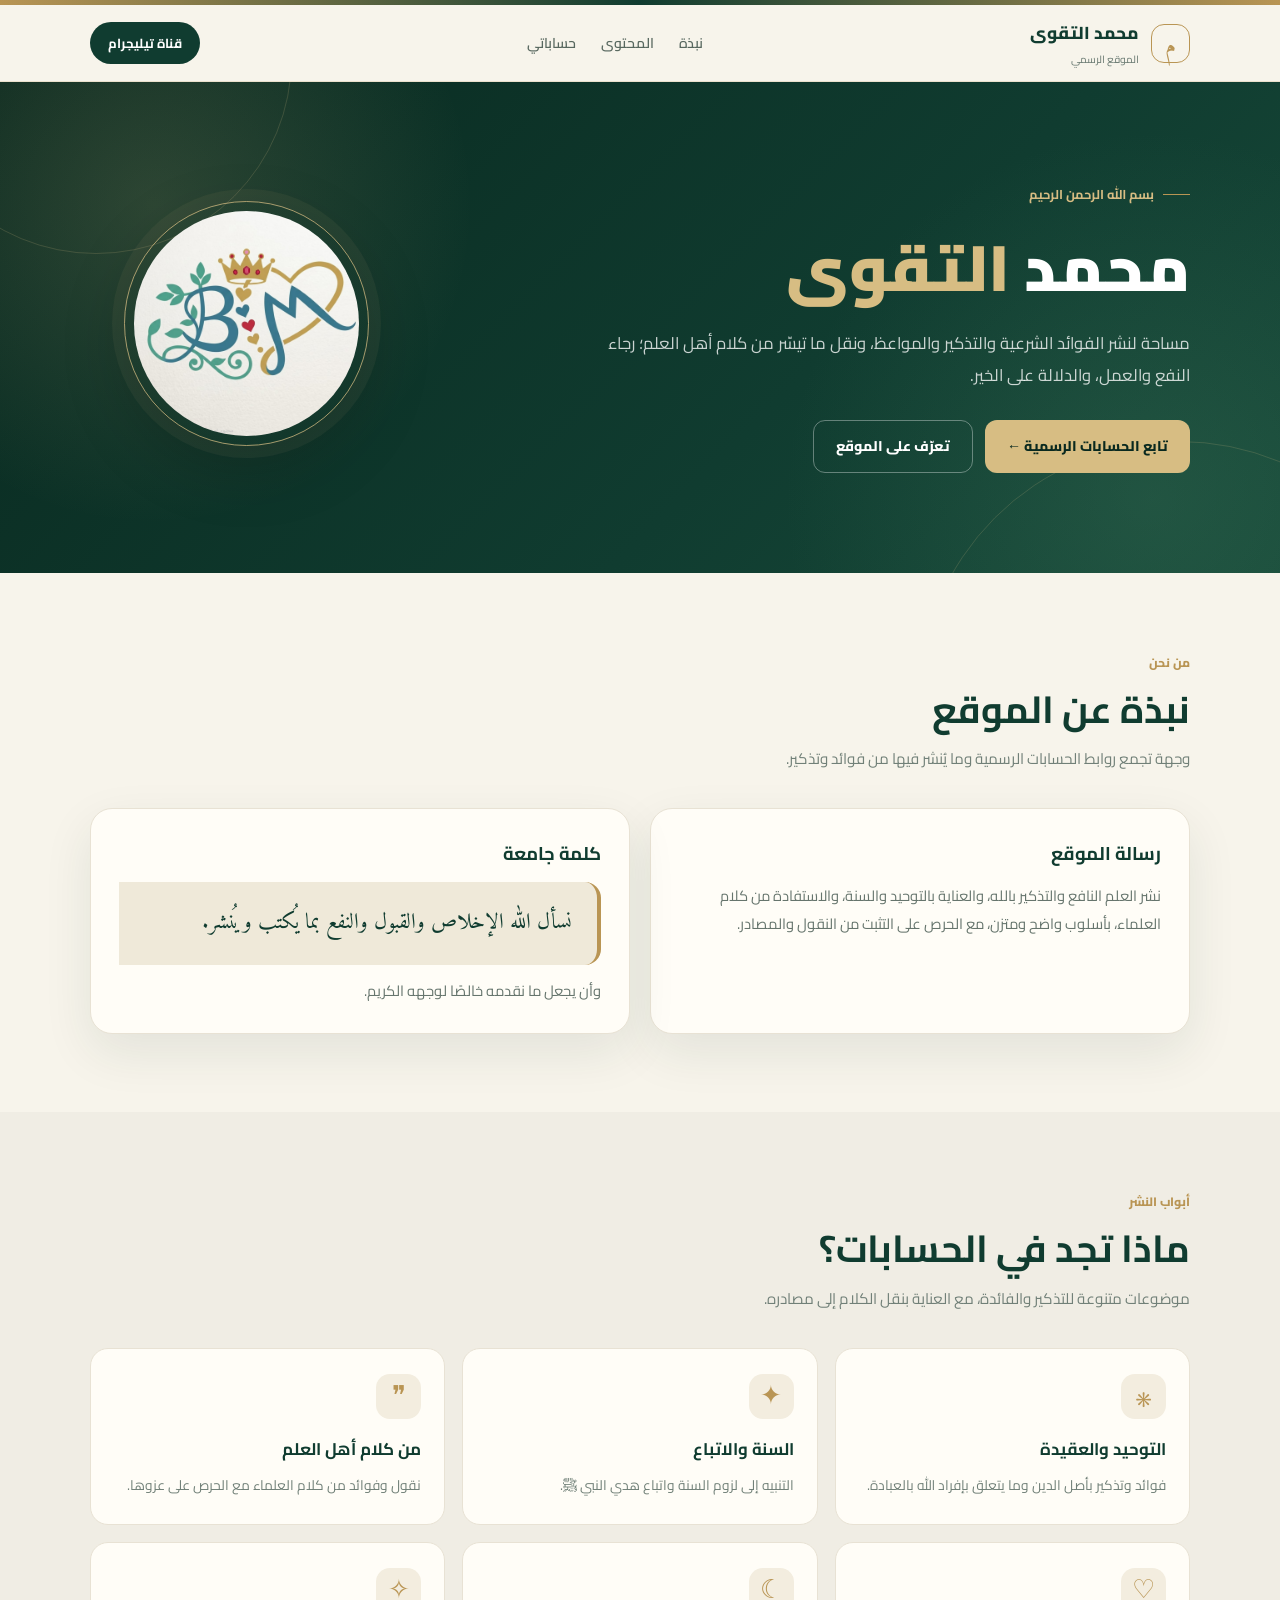
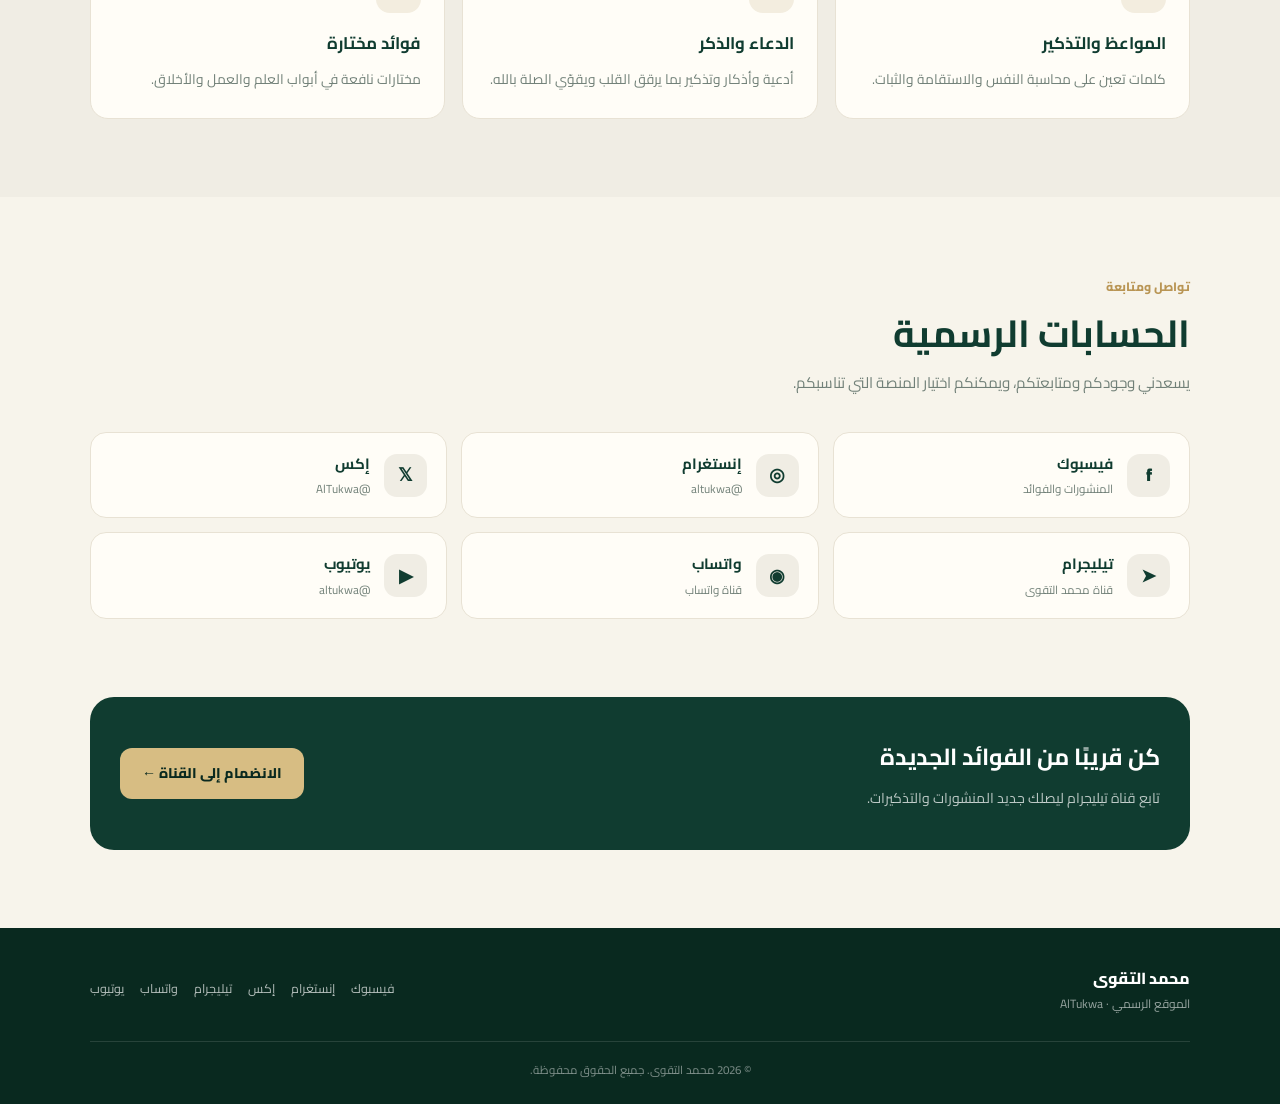
<file: index.html>
<!DOCTYPE html>
<html lang="ar" dir="rtl">
<head>
<meta charset="UTF-8">
<meta name="viewport" content="width=device-width, initial-scale=1">
<title>محمد التقوى | الموقع الرسمي</title>
<meta name="description" content="الموقع الرسمي لمحمد التقوى. فوائد شرعية وتذكير ومواعظ ونقولات من كلام أهل العلم، مع روابط الحسابات الرسمية.">
<meta name="robots" content="index,follow">
<meta name="theme-color" content="#103c30">
<link rel="canonical" href="https://altukwa.github.io/">
<link rel="icon" type="image/png" href="logo.png">
<meta property="og:type" content="website">
<meta property="og:locale" content="ar_AR">
<meta property="og:title" content="محمد التقوى | الموقع الرسمي">
<meta property="og:description" content="فوائد شرعية وتذكير ومواعظ ونقولات من كلام أهل العلم.">
<meta property="og:url" content="https://altukwa.github.io/">
<meta property="og:image" content="https://altukwa.github.io/logo.png">
<meta name="twitter:card" content="summary_large_image">
<link rel="preconnect" href="https://fonts.googleapis.com">
<link rel="preconnect" href="https://fonts.gstatic.com" crossorigin>
<link href="https://fonts.googleapis.com/css2?family=Amiri:wght@400;700&family=Cairo:wght@400;500;600;700;800;900&display=swap" rel="stylesheet">
<style>
:root{--g:#103c30;--gd:#09291f;--gold:#b99554;--gl:#d7bd83;--cream:#f7f4eb;--paper:#fffdf7;--ink:#23352d;--muted:#718078;--line:#e8e2d4;--shadow:0 18px 50px rgba(25,52,40,.09);--r:22px}
*{box-sizing:border-box}html{scroll-behavior:smooth}body{margin:0;color:var(--ink);background:var(--cream);font-family:Cairo,sans-serif;line-height:1.9;overflow-x:hidden}a{color:inherit;text-decoration:none}img{max-width:100%;display:block}.container{width:min(1100px,calc(100% - 40px));margin:auto}.topline{height:5px;background:linear-gradient(90deg,var(--gold),var(--g),var(--gold))}
header{position:sticky;top:0;z-index:20;background:rgba(247,244,235,.94);backdrop-filter:blur(14px);border-bottom:1px solid rgba(185,149,84,.2)}.nav{min-height:76px;display:flex;align-items:center;justify-content:space-between;gap:20px}.brand{display:inline-flex;align-items:center;gap:12px;font-weight:800;color:var(--g);font-size:1.08rem;white-space:nowrap}.mark{width:39px;height:39px;display:grid;place-items:center;border:1px solid var(--gold);border-radius:13px;color:var(--gold);font:1.55rem Amiri}.brand small{display:block;color:var(--muted);font-size:.65rem;font-weight:500}.navlinks{display:flex;gap:25px;color:#58685f;font-size:.88rem;font-weight:600}.navlinks a:hover{color:var(--gold)}.navcta{background:var(--g);color:white;padding:9px 18px;border-radius:999px;font-size:.82rem;font-weight:700}
.hero{position:relative;overflow:hidden;color:white;background:radial-gradient(circle at 12% 25%,rgba(215,189,131,.17),transparent 27%),radial-gradient(circle at 90% 85%,rgba(74,131,102,.24),transparent 30%),linear-gradient(135deg,var(--gd),var(--g) 62%,#174a39);padding:92px 0 100px}.hero:before,.hero:after{content:"";position:absolute;border:1px solid rgba(215,189,131,.18);border-radius:50%;pointer-events:none}.hero:before{width:390px;height:390px;top:-220px;left:-100px}.hero:after{width:520px;height:520px;bottom:-390px;right:-160px}.hero-inner{position:relative;z-index:1;display:grid;grid-template-columns:1.4fr .6fr;align-items:center;gap:55px}.kicker{display:inline-flex;align-items:center;gap:9px;color:var(--gl);font-size:.8rem;font-weight:700;margin-bottom:18px}.kicker:before{content:"";width:27px;height:1px;background:var(--gold)}h1,h2,h3,p{margin-top:0}.hero h1{font-size:clamp(2.3rem,5vw,4.15rem);line-height:1.35;margin-bottom:17px;font-weight:900}.hero h1 span{color:var(--gl)}.hero-copy{max-width:620px;color:rgba(255,255,255,.78);font-size:1.04rem;margin-bottom:29px}.actions{display:flex;flex-wrap:wrap;gap:12px}.btn{display:inline-flex;align-items:center;justify-content:center;gap:9px;padding:12px 22px;border-radius:12px;font-weight:800;font-size:.88rem;transition:transform .2s}.btn:hover{transform:translateY(-3px)}.goldbtn{color:var(--gd);background:var(--gl)}.outline{color:white;border:1px solid rgba(255,255,255,.35)}.portrait{display:flex;justify-content:center}.portrait-frame{width:245px;height:245px;padding:9px;border:1px solid rgba(215,189,131,.75);border-radius:50%;box-shadow:0 0 0 12px rgba(215,189,131,.06),0 22px 65px rgba(0,0,0,.2)}.portrait-frame img{width:100%;height:100%;object-fit:cover;border-radius:50%;background:var(--paper)}
section{padding:78px 0}.head{max-width:650px;margin-bottom:34px}.label{color:var(--gold);font-size:.76rem;font-weight:800;margin-bottom:7px}.head h2{color:var(--g);font-size:clamp(1.7rem,3vw,2.35rem);margin-bottom:8px;line-height:1.5}.head p{color:var(--muted);margin:0;font-size:.95rem}.aboutgrid{display:grid;grid-template-columns:1fr 1fr;gap:20px}.card{background:var(--paper);border:1px solid var(--line);border-radius:var(--r);padding:28px;box-shadow:var(--shadow)}.card h3{color:var(--g);font-size:1.15rem;margin-bottom:10px}.card p{color:#66756d;font-size:.92rem;margin:0}.quote{background:#efe9d9;border-right:4px solid var(--gold);border-radius:0 16px 16px 0;padding:22px 25px;color:var(--g);font:1.35rem/1.8 Amiri}.topics{background:#f0ede4}.topicgrid{display:grid;grid-template-columns:repeat(3,1fr);gap:17px}.topic{background:var(--paper);padding:25px 23px;border:1px solid var(--line);border-radius:18px;transition:.2s}.topic:hover{transform:translateY(-4px);box-shadow:var(--shadow)}.icon{width:45px;height:45px;display:grid;place-items:center;color:var(--gold);background:#f3eddf;border-radius:14px;font:1.65rem Amiri;margin-bottom:15px}.topic h3{color:var(--g);font-size:1.05rem;margin-bottom:7px}.topic p{color:var(--muted);font-size:.86rem;margin:0}
.socialgrid{display:grid;grid-template-columns:repeat(3,1fr);gap:14px}.social{display:flex;align-items:center;gap:14px;padding:17px 19px;border:1px solid var(--line);border-radius:16px;background:var(--paper);transition:.2s}.social:hover{border-color:var(--gold);transform:translateY(-3px);box-shadow:var(--shadow)}.socialicon{width:43px;height:43px;display:grid;place-items:center;flex:0 0 43px;background:#f0ede4;border-radius:13px;color:var(--g);font-weight:900;font-size:1.1rem}.social strong{display:block;color:var(--g);font-size:.93rem}.social small{display:block;color:var(--muted);font-size:.73rem}.band{background:var(--g);color:white;border-radius:24px;padding:38px 30px;display:flex;align-items:center;justify-content:space-between;gap:25px}.band h2{font-size:1.45rem;margin-bottom:6px}.band p{color:rgba(255,255,255,.72);margin:0;font-size:.88rem}footer{background:var(--gd);color:white;padding:35px 0 22px}.footrow{display:flex;justify-content:space-between;align-items:center;gap:20px}.footbrand{font-weight:800}.footbrand small{display:block;color:rgba(255,255,255,.58);font-size:.75rem;font-weight:400}.footlinks{display:flex;flex-wrap:wrap;gap:16px;color:rgba(255,255,255,.7);font-size:.78rem}.footlinks a:hover{color:var(--gl)}.copy{text-align:center;color:rgba(255,255,255,.48);border-top:1px solid rgba(255,255,255,.12);padding-top:18px;margin:25px 0 0;font-size:.72rem}
@media(max-width:800px){.nav{min-height:68px}.navlinks{gap:13px;font-size:.78rem}.navcta{display:none}.hero{padding:65px 0 72px}.hero-inner{grid-template-columns:1fr;gap:38px;text-align:center}.hero-copy{margin-inline:auto}.actions{justify-content:center}.portrait{grid-row:1}.portrait-frame{width:175px;height:175px}.topicgrid{grid-template-columns:repeat(2,1fr)}.socialgrid{grid-template-columns:repeat(2,1fr)}}
@media(max-width:540px){.container{width:calc(100% - 28px)}.navlinks{overflow:auto;max-width:58%;white-space:nowrap;scrollbar-width:none}.navlinks::-webkit-scrollbar{display:none}.brand{font-size:.92rem;gap:8px}.mark{width:34px;height:34px}section{padding:58px 0}.hero h1{font-size:2.15rem}.hero-copy{font-size:.93rem}.aboutgrid,.topicgrid,.socialgrid{grid-template-columns:1fr}.card{padding:23px}.band{text-align:center;flex-direction:column;padding:30px 20px}.footrow{flex-direction:column;text-align:center}.footlinks{justify-content:center}}
@media(prefers-reduced-motion:reduce){*{scroll-behavior:auto!important;transition:none!important}}
</style>
<script type="application/ld+json">{"@context":"https://schema.org","@type":"Person","name":"محمد التقوى","url":"https://altukwa.github.io/","image":"https://altukwa.github.io/logo.png","sameAs":["https://www.facebook.com/share/1JUxxkvexM/","https://www.instagram.com/altukwa","https://x.com/AlTukwa","https://t.me/AlTukwa","https://whatsapp.com/channel/0029Vau6cAtDjiOU7ZjWyw3Y","https://youtube.com/@altukwa"]}</script>
</head>
<body>
<div class="topline"></div>
<header><div class="container nav">
<a class="brand" href="#home"><span class="mark">م</span><span>محمد التقوى<small>الموقع الرسمي</small></span></a>
<nav class="navlinks" aria-label="القائمة الرئيسية"><a href="#about">نبذة</a><a href="#topics">المحتوى</a><a href="#accounts">حساباتي</a></nav>
<a class="navcta" href="https://t.me/AlTukwa" target="_blank" rel="noopener">قناة تيليجرام</a>
</div></header>
<main id="home">
<section class="hero"><div class="container hero-inner">
<div><div class="kicker">بسم الله الرحمن الرحيم</div><h1>محمد <span>التقوى</span></h1>
<p class="hero-copy">مساحة لنشر الفوائد الشرعية والتذكير والمواعظ، ونقل ما تيسّر من كلام أهل العلم؛ رجاء النفع والعمل، والدلالة على الخير.</p>
<div class="actions"><a class="btn goldbtn" href="#accounts">تابع الحسابات الرسمية ←</a><a class="btn outline" href="#about">تعرّف على الموقع</a></div></div>
<div class="portrait"><div class="portrait-frame"><img src="logo.png" alt="صورة وهوية محمد التقوى"></div></div>
</div></section>
<section id="about"><div class="container"><div class="head"><div class="label">من نحن</div><h2>نبذة عن الموقع</h2><p>وجهة تجمع روابط الحسابات الرسمية وما يُنشر فيها من فوائد وتذكير.</p></div>
<div class="aboutgrid"><article class="card"><h3>رسالة الموقع</h3><p>نشر العلم النافع والتذكير بالله، والعناية بالتوحيد والسنة، والاستفادة من كلام العلماء، بأسلوب واضح ومتزن، مع الحرص على التثبت من النقول والمصادر.</p></article>
<article class="card"><h3>كلمة جامعة</h3><div class="quote">نسأل الله الإخلاص والقبول والنفع بما يُكتب ويُنشر.</div><p style="margin-top:12px">وأن يجعل ما نقدمه خالصًا لوجهه الكريم.</p></article></div></div></section>
<section class="topics" id="topics"><div class="container"><div class="head"><div class="label">أبواب النشر</div><h2>ماذا تجد في الحسابات؟</h2><p>موضوعات متنوعة للتذكير والفائدة، مع العناية بنقل الكلام إلى مصادره.</p></div>
<div class="topicgrid">
<article class="topic"><div class="icon">۞</div><h3>التوحيد والعقيدة</h3><p>فوائد وتذكير بأصل الدين وما يتعلق بإفراد الله بالعبادة.</p></article>
<article class="topic"><div class="icon">✦</div><h3>السنة والاتباع</h3><p>التنبيه إلى لزوم السنة واتباع هدي النبي ﷺ.</p></article>
<article class="topic"><div class="icon">❞</div><h3>من كلام أهل العلم</h3><p>نقول وفوائد من كلام العلماء مع الحرص على عزوها.</p></article>
<article class="topic"><div class="icon">♡</div><h3>المواعظ والتذكير</h3><p>كلمات تعين على محاسبة النفس والاستقامة والثبات.</p></article>
<article class="topic"><div class="icon">☾</div><h3>الدعاء والذكر</h3><p>أدعية وأذكار وتذكير بما يرقق القلب ويقوّي الصلة بالله.</p></article>
<article class="topic"><div class="icon">✧</div><h3>فوائد مختارة</h3><p>مختارات نافعة في أبواب العلم والعمل والأخلاق.</p></article>
</div></div></section>
<section id="accounts"><div class="container"><div class="head"><div class="label">تواصل ومتابعة</div><h2>الحسابات الرسمية</h2><p>يسعدني وجودكم ومتابعتكم، ويمكنكم اختيار المنصة التي تناسبكم.</p></div>
<div class="socialgrid">
<a class="social" href="https://www.facebook.com/share/1JUxxkvexM/" target="_blank" rel="noopener"><span class="socialicon">f</span><span><strong>فيسبوك</strong><small>المنشورات والفوائد</small></span></a>
<a class="social" href="https://www.instagram.com/altukwa" target="_blank" rel="noopener"><span class="socialicon">◎</span><span><strong>إنستغرام</strong><small>@altukwa</small></span></a>
<a class="social" href="https://x.com/AlTukwa" target="_blank" rel="noopener"><span class="socialicon">𝕏</span><span><strong>إكس</strong><small>@AlTukwa</small></span></a>
<a class="social" href="https://t.me/AlTukwa" target="_blank" rel="noopener"><span class="socialicon">➤</span><span><strong>تيليجرام</strong><small>قناة محمد التقوى</small></span></a>
<a class="social" href="https://whatsapp.com/channel/0029Vau6cAtDjiOU7ZjWyw3Y" target="_blank" rel="noopener"><span class="socialicon">◉</span><span><strong>واتساب</strong><small>قناة واتساب</small></span></a>
<a class="social" href="https://youtube.com/@altukwa" target="_blank" rel="noopener"><span class="socialicon">▶</span><span><strong>يوتيوب</strong><small>@altukwa</small></span></a>
</div></div></section>
<section style="padding-top:0"><div class="container"><div class="band"><div><h2>كن قريبًا من الفوائد الجديدة</h2><p>تابع قناة تيليجرام ليصلك جديد المنشورات والتذكيرات.</p></div><a class="btn goldbtn" href="https://t.me/AlTukwa" target="_blank" rel="noopener">الانضمام إلى القناة ←</a></div></div></section>
</main>
<footer><div class="container"><div class="footrow"><div class="footbrand">محمد التقوى<small>الموقع الرسمي · AlTukwa</small></div><div class="footlinks">
<a href="https://www.facebook.com/share/1JUxxkvexM/" target="_blank" rel="noopener">فيسبوك</a><a href="https://www.instagram.com/altukwa" target="_blank" rel="noopener">إنستغرام</a><a href="https://x.com/AlTukwa" target="_blank" rel="noopener">إكس</a><a href="https://t.me/AlTukwa" target="_blank" rel="noopener">تيليجرام</a><a href="https://whatsapp.com/channel/0029Vau6cAtDjiOU7ZjWyw3Y" target="_blank" rel="noopener">واتساب</a><a href="https://youtube.com/@altukwa" target="_blank" rel="noopener">يوتيوب</a>
</div></div><p class="copy">© 2026 محمد التقوى. جميع الحقوق محفوظة.</p></div></footer>
</body></html>
</file>
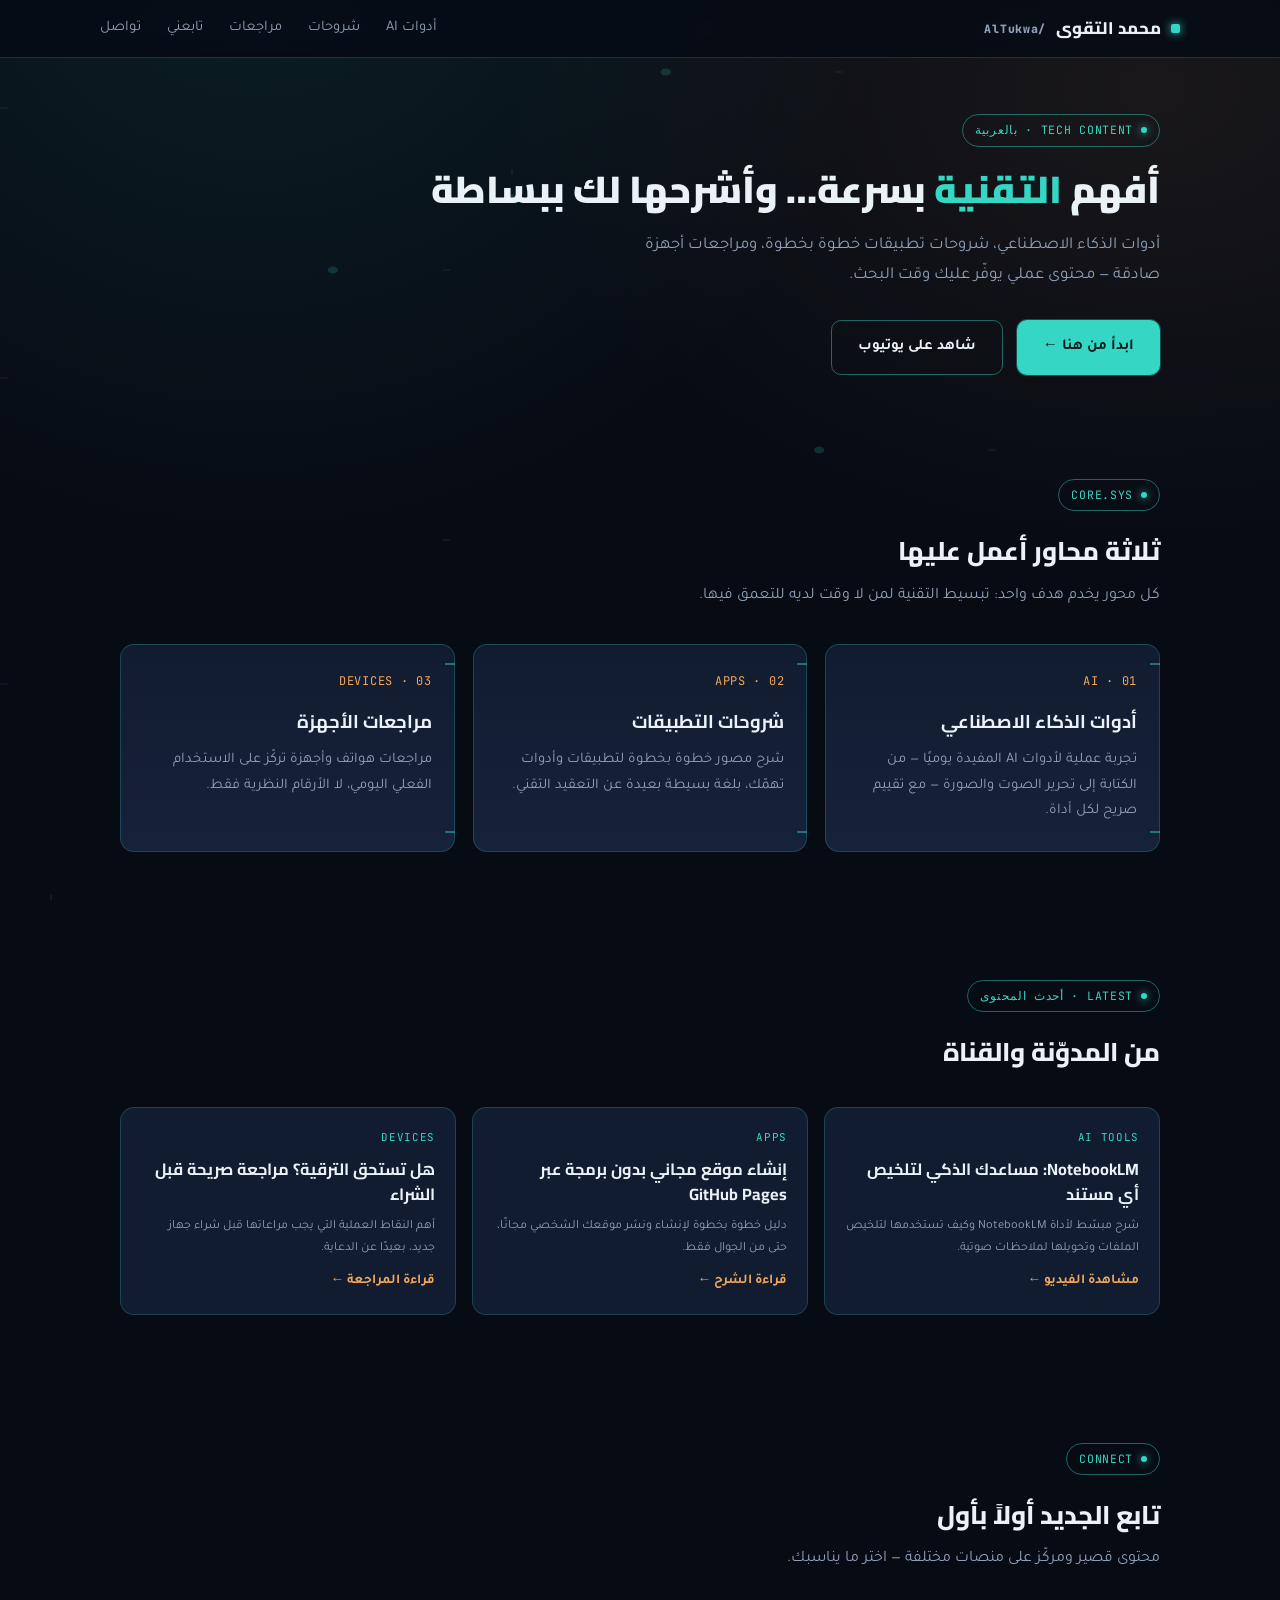
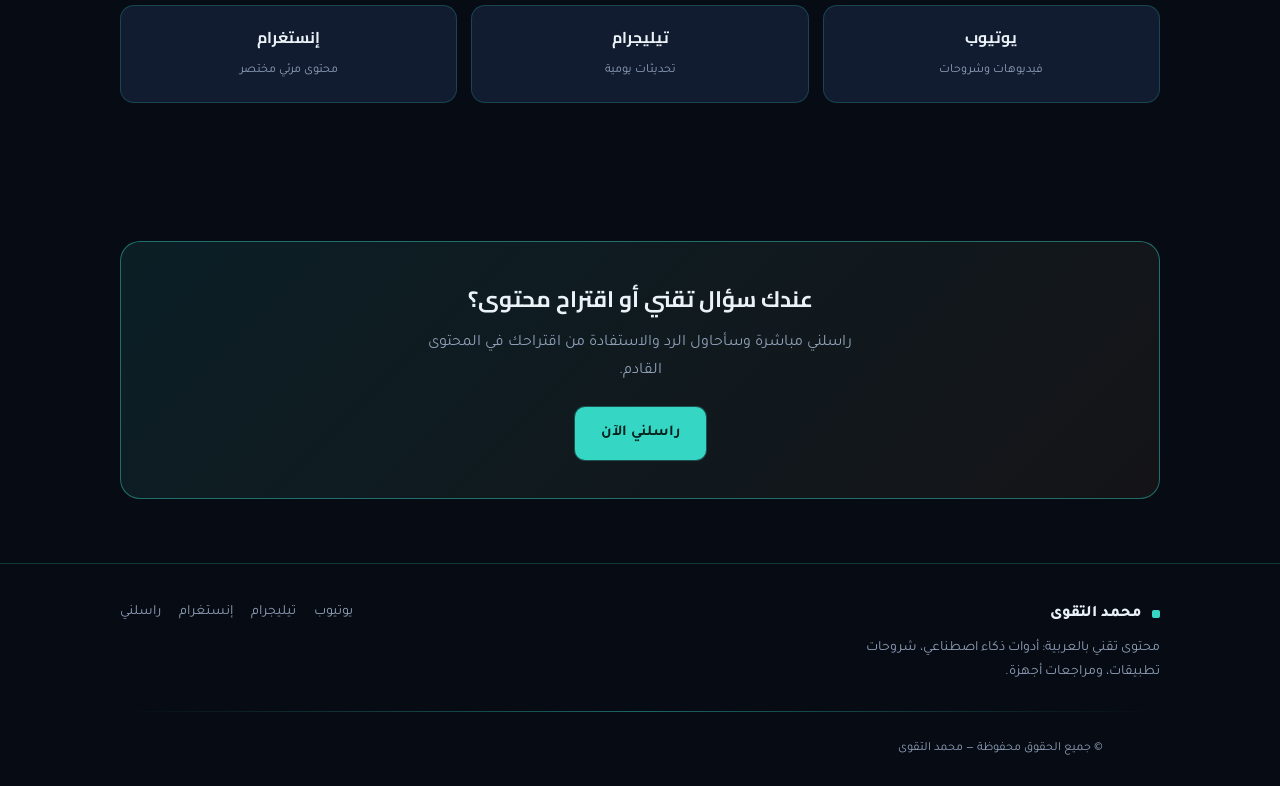
<file: index-1.html>
<!DOCTYPE html>
<html lang="ar" dir="rtl">
<head>
<meta charset="UTF-8">
<meta name="viewport" content="width=device-width, initial-scale=1.0">
<title>محمد التقوى | AlTukwa — تقنية</title>
<meta name="description" content="أدوات الذكاء الاصطناعي، شروحات التطبيقات، ومراجعات الأجهزة — بالعربية وبأسلوب مبسّط.">
<meta property="og:title" content="محمد التقوى | AlTukwa — تقنية">
<meta property="og:description" content="أدوات الذكاء الاصطناعي، شروحات التطبيقات، ومراجعات الأجهزة — بالعربية وبأسلوب مبسّط.">
<meta property="og:image" content="https://altukwa.github.io/logo.png">
<meta property="og:type" content="website">
<meta property="og:url" content="https://altukwa.github.io/index.html">
<meta property="og:locale" content="ar_AR">
<meta name="twitter:card" content="summary_large_image">
<meta name="twitter:title" content="محمد التقوى | AlTukwa — تقنية">
<meta name="twitter:description" content="أدوات الذكاء الاصطناعي، شروحات التطبيقات، ومراجعات الأجهزة — بالعربية وبأسلوب مبسّط.">
<meta name="twitter:image" content="https://altukwa.github.io/logo.png">
<meta name="theme-color" content="#070B14">
<link rel="canonical" href="https://altukwa.github.io/index.html">
<link rel="preconnect" href="https://fonts.googleapis.com">
<link rel="preconnect" href="https://fonts.gstatic.com" crossorigin>
<link href="https://fonts.googleapis.com/css2?family=Cairo:wght@600;700;800;900&family=Tajawal:wght@400;500;700&family=JetBrains+Mono:wght@500;600&display=swap" rel="stylesheet">
<style>
  :root{
    --bg:#070B14;
    --bg-2:#0D1424;
    --surface:#121C30;
    --surface-2:#16223A;
    --line:rgba(53,214,196,.22);
    --line-strong:rgba(53,214,196,.45);
    --teal:#35D6C4;
    --amber:#F2A65A;
    --text:#EAF2F7;
    --muted:#8FA0B8;
    --radius:14px;
  }
  *{box-sizing:border-box; margin:0; padding:0;}
  html{scroll-behavior:smooth;}
  body{
    background:var(--bg);
    color:var(--text);
    font-family:'Tajawal', sans-serif;
    line-height:1.75;
    overflow-x:hidden;
    position:relative;
  }
  h1,h2,h3,.brand{ font-family:'Cairo', sans-serif; }
  .mono{ font-family:'JetBrains Mono', monospace; letter-spacing:.06em; }
  a{ color:inherit; text-decoration:none; }
  img{ max-width:100%; display:block; }
  .wrap{ max-width:1080px; margin:0 auto; padding:0 20px; }

  /* circuit background */
  .circuit-bg{
    position:fixed; inset:0; z-index:0; pointer-events:none;
    background:
      radial-gradient(ellipse at 20% -10%, rgba(53,214,196,.10), transparent 45%),
      radial-gradient(ellipse at 90% 10%, rgba(242,166,90,.08), transparent 40%),
      var(--bg);
  }
  .circuit-bg svg{ position:absolute; inset:0; width:100%; height:100%; opacity:.5; }
  .circuit-bg path{
    fill:none; stroke:var(--teal); stroke-width:1; opacity:.28;
    stroke-dasharray:6 520; stroke-dashoffset:0;
    animation:trace 9s linear infinite;
  }
  .circuit-bg path:nth-child(2n){ stroke:var(--amber); animation-duration:12s; animation-delay:1.5s; }
  .circuit-bg path:nth-child(3n){ animation-duration:15s; animation-delay:.8s; }
  .circuit-bg circle{ fill:var(--teal); opacity:.35; }
  @keyframes trace{ to{ stroke-dashoffset:-1040; } }
  @media (prefers-reduced-motion:reduce){ .circuit-bg path{ animation:none; } }

  header{
    position:sticky; top:0; z-index:50;
    background:rgba(7,11,20,.85); backdrop-filter:blur(10px);
    border-bottom:1px solid var(--line);
  }
  .nav{ display:flex; align-items:center; justify-content:space-between; padding:14px 0; }
  .brand{ display:flex; align-items:center; gap:10px; font-weight:800; font-size:1.05rem; }
  .brand .dot{ width:9px; height:9px; border-radius:2px; background:var(--teal); box-shadow:0 0 10px var(--teal); }
  .navlinks{ display:flex; gap:26px; font-size:.92rem; color:var(--muted); }
  .navlinks a:hover{ color:var(--teal); }
  .navlinks{ display:none; }
  @media(min-width:720px){ .navlinks{ display:flex; } }

  section{ position:relative; z-index:1; padding:64px 0; }

  .eyebrow{
    display:inline-flex; align-items:center; gap:8px;
    font-size:.72rem; color:var(--teal); text-transform:uppercase;
    border:1px solid var(--line-strong); padding:5px 12px; border-radius:100px;
    margin-bottom:18px;
  }
  .eyebrow::before{ content:''; width:6px; height:6px; border-radius:50%; background:var(--teal); box-shadow:0 0 8px var(--teal); }

  .hero{ padding-top:56px; padding-bottom:40px; }
  .hero h1{ font-size:2.35rem; font-weight:900; line-height:1.3; margin-bottom:18px; }
  .hero h1 span{ color:var(--teal); }
  .hero p{ color:var(--muted); font-size:1.05rem; max-width:560px; margin-bottom:30px; }
  .cta-row{ display:flex; flex-wrap:wrap; gap:14px; }
  .btn{
    padding:13px 26px; border-radius:10px; font-weight:700; font-size:.95rem;
    display:inline-flex; align-items:center; gap:8px; transition:transform .15s ease, box-shadow .15s ease;
  }
  .btn-primary{ background:var(--teal); color:#04211D; box-shadow:0 0 0 1px rgba(53,214,196,.3); }
  .btn-primary:hover{ transform:translateY(-2px); box-shadow:0 8px 24px rgba(53,214,196,.25); }
  .btn-ghost{ border:1px solid var(--line-strong); color:var(--text); }
  .btn-ghost:hover{ border-color:var(--teal); color:var(--teal); }

  .chip-card{
    position:relative;
    background:linear-gradient(180deg,var(--surface),var(--surface-2));
    border:1px solid var(--line); border-radius:var(--radius);
    padding:26px 22px; height:100%;
  }
  .chip-card::before,.chip-card::after{
    content:''; position:absolute; width:10px; height:2px; background:var(--line-strong);
  }
  .chip-card::before{ top:18px; right:-1px; }
  .chip-card::after{ bottom:18px; right:-1px; }
  .pillars-grid{ display:grid; grid-template-columns:1fr; gap:18px; margin-top:34px; }
  @media(min-width:720px){ .pillars-grid{ grid-template-columns:repeat(3,1fr); } }
  .chip-card .num{ font-size:.75rem; color:var(--amber); margin-bottom:14px; display:block; }
  .chip-card h3{ font-size:1.15rem; margin-bottom:10px; }
  .chip-card p{ color:var(--muted); font-size:.92rem; }

  .section-head{ margin-bottom:8px; }
  .section-head h2{ font-size:1.6rem; font-weight:800; }
  .section-head p{ color:var(--muted); margin-top:8px; max-width:520px; }

  .posts-grid{ display:grid; grid-template-columns:1fr; gap:16px; margin-top:32px; }
  @media(min-width:720px){ .posts-grid{ grid-template-columns:repeat(3,1fr); } }
  .post-card{
    background:var(--surface); border:1px solid var(--line); border-radius:var(--radius);
    padding:20px; display:flex; flex-direction:column; gap:10px; transition:border-color .15s ease, transform .15s ease;
  }
  .post-card:hover{ border-color:var(--line-strong); transform:translateY(-3px); }
  .post-tag{ font-size:.68rem; color:var(--teal); }
  .post-card h3{ font-size:1.02rem; font-weight:700; line-height:1.5; }
  .post-card .meta{ font-size:.78rem; color:var(--muted); }
  .post-card .more{ color:var(--amber); font-size:.85rem; font-weight:600; margin-top:auto; }

  .platforms{ display:grid; grid-template-columns:repeat(2,1fr); gap:14px; margin-top:32px; }
  @media(min-width:720px){ .platforms{ grid-template-columns:repeat(3,1fr); } }
  .platform{
    background:var(--surface); border:1px solid var(--line); border-radius:var(--radius);
    padding:18px; text-align:center; transition:border-color .15s ease, transform .15s ease;
  }
  .platform:hover{ border-color:var(--teal); transform:translateY(-3px); }
  .platform strong{ display:block; font-family:'Cairo',sans-serif; font-size:.98rem; margin-bottom:4px; }
  .platform span{ font-size:.78rem; color:var(--muted); }

  .divider{ height:1px; background:linear-gradient(90deg, transparent, var(--line-strong), transparent); margin:0 0 4px; }

  .cta-band{
    background:linear-gradient(135deg, rgba(53,214,196,.10), rgba(242,166,90,.06));
    border:1px solid var(--line-strong); border-radius:20px;
    padding:38px 26px; text-align:center; margin-top:10px;
  }
  .cta-band h2{ font-size:1.4rem; margin-bottom:10px; }
  .cta-band p{ color:var(--muted); margin-bottom:22px; max-width:460px; margin-inline:auto; }

  footer{ border-top:1px solid var(--line); padding:36px 0 26px; position:relative; z-index:1; }
  .foot-grid{ display:flex; flex-direction:column; gap:22px; }
  @media(min-width:720px){ .foot-grid{ flex-direction:row; justify-content:space-between; align-items:flex-start; } }
  .foot-brand{ display:flex; align-items:center; gap:10px; font-weight:800; margin-bottom:8px; }
  footer p{ color:var(--muted); font-size:.88rem; max-width:320px; }
  .foot-links{ display:flex; gap:18px; flex-wrap:wrap; font-size:.88rem; color:var(--muted); }
  .foot-links a:hover{ color:var(--teal); }
  .copyright{ margin-top:26px; font-size:.78rem; color:var(--muted); text-align:center; }
</style>
</head>
<body>

<div class="circuit-bg">
  <svg viewBox="0 0 1000 1000" preserveAspectRatio="none">
    <path d="M0,120 H260 V300 H520 V80 H1000"/>
    <path d="M0,420 H180 V600 H640 V500 H1000"/>
    <path d="M0,760 H340 V900 H760 V700 H1000"/>
    <path d="M120,0 V220 H400 V0"/>
    <path d="M700,0 V180 H900 V0"/>
    <path d="M40,1000 V820 H260"/>
    <circle cx="260" cy="300" r="4"/>
    <circle cx="520" cy="80" r="4"/>
    <circle cx="640" cy="500" r="4"/>
    <circle cx="340" cy="900" r="4"/>
    <circle cx="400" cy="220" r="4"/>
  </svg>
</div>

<header>
  <div class="wrap nav">
    <a href="#top" class="brand">
      <span class="dot"></span>
      محمد التقوى <span class="mono" style="color:var(--muted); font-size:.72rem;">/AlTukwa</span>
    </a>
    <nav class="navlinks">
      <a href="#ai-tools">أدوات AI</a>
      <a href="#tutorials">شروحات</a>
      <a href="#reviews">مراجعات</a>
      <a href="#platforms">تابعني</a>
      <a href="#contact">تواصل</a>
    </nav>
  </div>
</header>

<main id="top">

  <section class="hero">
    <div class="wrap">
      <span class="eyebrow mono">TECH CONTENT · بالعربية</span>
      <h1>أفهم <span>التقنية</span> بسرعة… وأشرحها لك ببساطة</h1>
      <p>أدوات الذكاء الاصطناعي، شروحات تطبيقات خطوة بخطوة، ومراجعات أجهزة صادقة — محتوى عملي يوفّر عليك وقت البحث.</p>
      <div class="cta-row">
        <a href="#tutorials" class="btn btn-primary">ابدأ من هنا ←</a>
        <a href="#platforms" class="btn btn-ghost">شاهد على يوتيوب</a>
      </div>
    </div>
  </section>

  <section id="pillars">
    <div class="wrap">
      <div class="section-head">
        <span class="eyebrow mono">CORE.SYS</span>
        <h2>ثلاثة محاور أعمل عليها</h2>
        <p>كل محور يخدم هدف واحد: تبسيط التقنية لمن لا وقت لديه للتعمق فيها.</p>
      </div>
      <div class="pillars-grid">
        <div class="chip-card">
          <span class="num mono">01 · AI</span>
          <h3>أدوات الذكاء الاصطناعي</h3>
          <p>تجربة عملية لأدوات AI المفيدة يوميًا — من الكتابة إلى تحرير الصوت والصورة — مع تقييم صريح لكل أداة.</p>
        </div>
        <div class="chip-card">
          <span class="num mono">02 · APPS</span>
          <h3>شروحات التطبيقات</h3>
          <p>شرح مصور خطوة بخطوة لتطبيقات وأدوات تهمّك، بلغة بسيطة بعيدة عن التعقيد التقني.</p>
        </div>
        <div class="chip-card">
          <span class="num mono">03 · DEVICES</span>
          <h3>مراجعات الأجهزة</h3>
          <p>مراجعات هواتف وأجهزة تركّز على الاستخدام الفعلي اليومي، لا الأرقام النظرية فقط.</p>
        </div>
      </div>
    </div>
  </section>

  <section id="tutorials">
    <div class="wrap">
      <div class="section-head">
        <span class="eyebrow mono">LATEST · أحدث المحتوى</span>
        <h2>من المدوّنة والقناة</h2>
      </div>
      <div class="posts-grid">
        <div class="post-card">
          <span class="post-tag mono">AI TOOLS</span>
          <h3>NotebookLM: مساعدك الذكي لتلخيص أي مستند</h3>
          <p class="meta">شرح مبسّط لأداة NotebookLM وكيف تستخدمها لتلخيص الملفات وتحويلها لملاحظات صوتية.</p>
          <span class="more">مشاهدة الفيديو ←</span>
        </div>
        <div class="post-card">
          <span class="post-tag mono">APPS</span>
          <h3>إنشاء موقع مجاني بدون برمجة عبر GitHub Pages</h3>
          <p class="meta">دليل خطوة بخطوة لإنشاء ونشر موقعك الشخصي مجانًا، حتى من الجوال فقط.</p>
          <span class="more">قراءة الشرح ←</span>
        </div>
        <div class="post-card">
          <span class="post-tag mono">DEVICES</span>
          <h3>هل تستحق الترقية؟ مراجعة صريحة قبل الشراء</h3>
          <p class="meta">أهم النقاط العملية التي يجب مراعاتها قبل شراء جهاز جديد، بعيدًا عن الدعاية.</p>
          <span class="more">قراءة المراجعة ←</span>
        </div>
      </div>
    </div>
  </section>

  <section id="platforms">
    <div class="wrap">
      <div class="section-head">
        <span class="eyebrow mono">CONNECT</span>
        <h2>تابع الجديد أولاً بأول</h2>
        <p>محتوى قصير ومركّز على منصات مختلفة — اختر ما يناسبك.</p>
      </div>
      <div class="platforms">
        <a class="platform" href="https://www.youtube.com/@altukwa" target="_blank" rel="noopener">
          <strong>يوتيوب</strong><span>فيديوهات وشروحات</span>
        </a>
        <a class="platform" href="https://t.me/altukwa" target="_blank" rel="noopener">
          <strong>تيليجرام</strong><span>تحديثات يومية</span>
        </a>
        <a class="platform" href="https://www.instagram.com/altukwa/" target="_blank" rel="noopener">
          <strong>إنستغرام</strong><span>محتوى مرئي مختصر</span>
        </a>
      </div>
    </div>
  </section>

  <section id="contact">
    <div class="wrap">
      <div class="cta-band">
        <h2>عندك سؤال تقني أو اقتراح محتوى؟</h2>
        <p>راسلني مباشرة وسأحاول الرد والاستفادة من اقتراحك في المحتوى القادم.</p>
        <a href="mailto:contact@altukwa.example" class="btn btn-primary">راسلني الآن</a>
      </div>
    </div>
  </section>

</main>

<footer>
  <div class="wrap">
    <div class="foot-grid">
      <div>
        <div class="foot-brand"><span class="dot" style="width:8px;height:8px;border-radius:2px;background:var(--teal);"></span>محمد التقوى</div>
        <p>محتوى تقني بالعربية: أدوات ذكاء اصطناعي، شروحات تطبيقات، ومراجعات أجهزة.</p>
      </div>
      <div class="foot-links">
        <a href="https://www.youtube.com/@altukwa" target="_blank" rel="noopener">يوتيوب</a>
        <a href="https://t.me/altukwa" target="_blank" rel="noopener">تيليجرام</a>
        <a href="https://www.instagram.com/altukwa/" target="_blank" rel="noopener">إنستغرام</a>
        <a href="mailto:contact@altukwa.example">راسلني</a>
      </div>
    </div>
    <div class="divider" style="margin-top:26px;"></div>
    <p class="copyright">© جميع الحقوق محفوظة — محمد التقوى</p>
  </div>
</footer>

</body>
</html>
</file>
